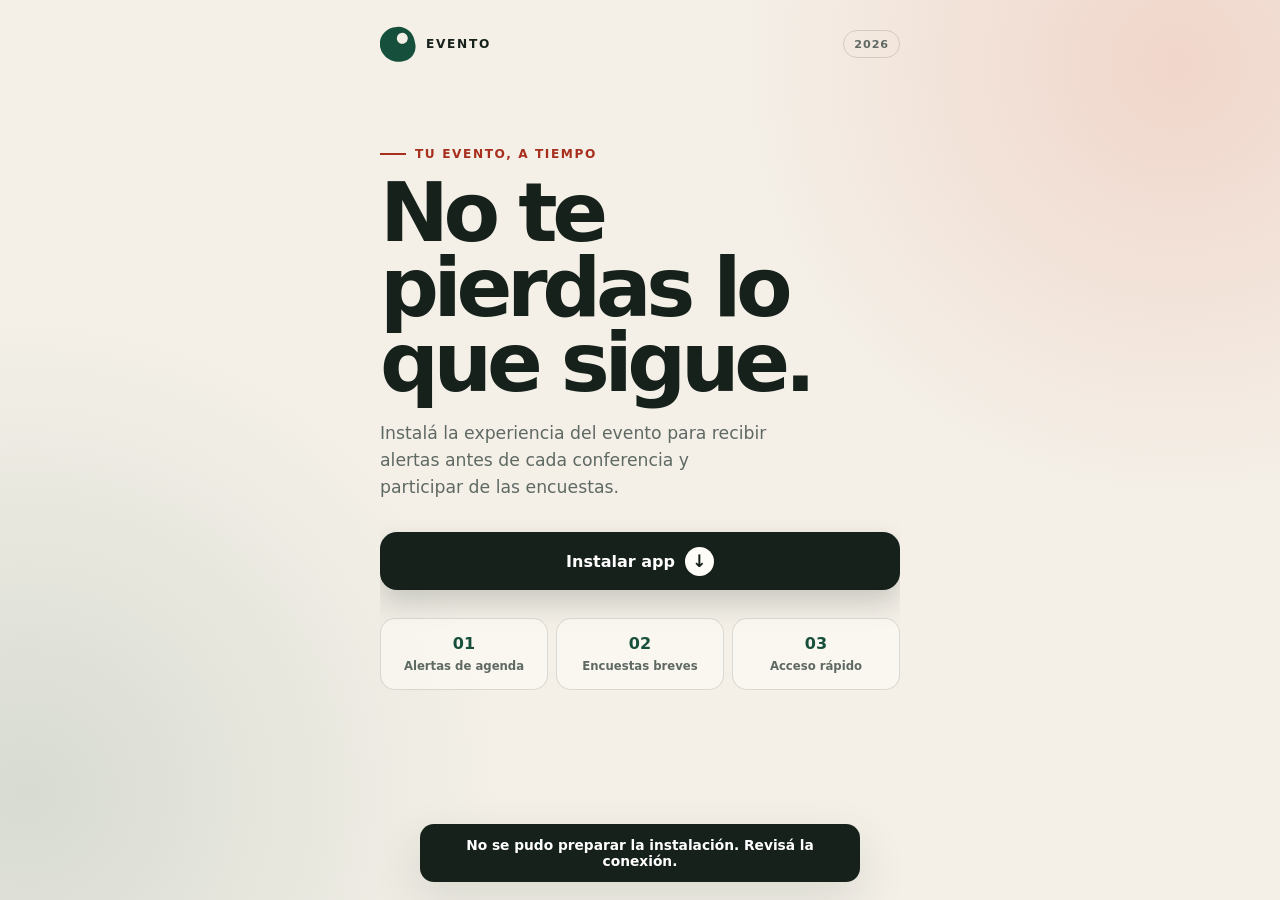
<file: index.html>
<!doctype html>
<html lang="es">
<head>
  <meta charset="utf-8">
  <meta name="viewport" content="width=device-width, initial-scale=1, viewport-fit=cover">
  <meta name="theme-color" content="#f4f0e8">
  <meta name="description" content="Alertas, agenda y encuestas del evento.">
  <title>Evento 2026</title>
  <link rel="manifest" href="./manifest.json">
  <link rel="apple-touch-icon" href="./icons/apple-touch-icon.png">
  <link rel="stylesheet" href="./app.css?v=5">
  <script src="https://cdn.onesignal.com/sdks/web/v16/OneSignalSDK.page.js" defer></script>
  <style>
    :root {
      color-scheme: light;
      --ink: #17211c;
      --muted: #5f6963;
      --paper: #f4f0e8;
      --card: #fffdf8;
      --accent: #df4d2f;
      --accent-dark: #a82e1d;
      --green: #164f3b;
      --green-soft: #dcebe2;
      --line: rgba(23, 33, 28, .14);
      --shadow: 0 18px 50px rgba(27, 38, 31, .12);
      --radius-lg: 30px;
      --radius-md: 20px;
      --safe-top: env(safe-area-inset-top, 0px);
      --safe-bottom: env(safe-area-inset-bottom, 0px);
    }

    * { box-sizing: border-box; }

    html { min-height: 100%; background: var(--paper); }

    body {
      min-height: 100vh;
      min-height: 100dvh;
      margin: 0;
      color: var(--ink);
      background:
        radial-gradient(circle at 92% 7%, rgba(223, 77, 47, .16), transparent 31%),
        radial-gradient(circle at 2% 88%, rgba(22, 79, 59, .13), transparent 32%),
        var(--paper);
      font-family: ui-rounded, "SF Pro Rounded", "Avenir Next", Avenir, system-ui, sans-serif;
      -webkit-font-smoothing: antialiased;
    }

    button, a { -webkit-tap-highlight-color: transparent; }

    button {
      font: inherit;
    }

    button:focus-visible, a:focus-visible, summary:focus-visible {
      outline: 3px solid rgba(223, 77, 47, .45);
      outline-offset: 4px;
    }

    .app-shell {
      position: relative;
      width: min(100%, 520px);
      min-height: 100vh;
      min-height: 100dvh;
      margin: 0 auto;
      padding: calc(22px + var(--safe-top)) 20px calc(24px + var(--safe-bottom));
      overflow: hidden;
    }

    .app-shell::before {
      content: "";
      position: absolute;
      z-index: -1;
      top: 84px;
      right: -76px;
      width: 190px;
      height: 190px;
      border: 1px solid rgba(23, 33, 28, .11);
      border-radius: 50%;
      box-shadow: 0 0 0 28px rgba(23, 33, 28, .025), 0 0 0 56px rgba(23, 33, 28, .018);
    }

    .topbar {
      display: flex;
      align-items: center;
      justify-content: space-between;
      min-height: 44px;
      margin-bottom: clamp(36px, 9vh, 82px);
    }

    .brand {
      display: inline-flex;
      align-items: center;
      gap: 11px;
      font-size: .76rem;
      font-weight: 800;
      letter-spacing: .14em;
      text-transform: uppercase;
    }

    .brand-mark {
      position: relative;
      width: 35px;
      height: 35px;
      border-radius: 50% 50% 44% 56%;
      background: var(--green);
      transform: rotate(-12deg);
    }

    .brand-mark::after {
      content: "";
      position: absolute;
      width: 11px;
      height: 11px;
      top: 7px;
      right: 6px;
      border-radius: 50%;
      background: var(--paper);
    }

    .edition {
      padding: 7px 10px 6px;
      border: 1px solid var(--line);
      border-radius: 999px;
      color: var(--muted);
      font-size: .7rem;
      font-weight: 750;
      letter-spacing: .08em;
    }

    .view[hidden] { display: none !important; }

    .eyebrow {
      display: flex;
      align-items: center;
      gap: 9px;
      margin: 0 0 14px;
      color: var(--accent-dark);
      font-size: .76rem;
      font-weight: 850;
      letter-spacing: .13em;
      text-transform: uppercase;
    }

    .eyebrow::before {
      content: "";
      width: 26px;
      height: 2px;
      background: currentColor;
    }

    h1, h2, p { margin-top: 0; }

    h1 {
      max-width: 450px;
      margin-bottom: 20px;
      font-size: clamp(3rem, 14vw, 5.15rem);
      line-height: .91;
      letter-spacing: -.065em;
      text-wrap: balance;
    }

    .intro {
      max-width: 390px;
      margin-bottom: 32px;
      color: var(--muted);
      font-size: 1.08rem;
      line-height: 1.55;
    }

    .primary-button, .secondary-button {
      display: inline-flex;
      align-items: center;
      justify-content: center;
      gap: 10px;
      width: 100%;
      min-height: 58px;
      padding: 14px 20px;
      border-radius: 17px;
      cursor: pointer;
      font-weight: 850;
      transition: transform .18s ease, box-shadow .18s ease, background .18s ease;
    }

    .primary-button {
      border: 0;
      color: #fff;
      background: var(--ink);
      box-shadow: 0 13px 28px rgba(23, 33, 28, .19);
    }

    .primary-button[hidden] { display: none; }

    .primary-button:hover { transform: translateY(-2px); box-shadow: 0 16px 32px rgba(23, 33, 28, .24); }
    .primary-button:active { transform: translateY(0); }
    .primary-button:disabled { cursor: not-allowed; opacity: .5; transform: none; box-shadow: none; }

    .button-icon {
      display: grid;
      width: 29px;
      height: 29px;
      place-items: center;
      border-radius: 50%;
      color: var(--ink);
      background: var(--card);
      font-size: 1.08rem;
      line-height: 1;
    }

    .installed-hint {
      display: grid;
      grid-template-columns: 48px 1fr;
      gap: 14px;
      align-items: center;
      width: 100%;
      padding: 17px;
      border: 1px solid rgba(22, 79, 59, .22);
      border-radius: 18px;
      background: rgba(220, 235, 226, .72);
      box-shadow: 0 14px 34px rgba(22, 79, 59, .09);
    }

    .installed-hint[hidden] { display: none; }

    .installed-hint__icon {
      display: grid;
      width: 48px;
      height: 48px;
      place-items: center;
      border-radius: 50%;
      color: #fff;
      background: var(--green);
      font-size: 1.25rem;
      font-weight: 900;
    }

    .installed-hint strong {
      display: block;
      margin-bottom: 3px;
      color: var(--green);
      font-size: .98rem;
    }

    .installed-hint p {
      margin: 0;
      color: var(--muted);
      font-size: .84rem;
      line-height: 1.4;
    }

    .benefits {
      display: grid;
      grid-template-columns: repeat(3, 1fr);
      gap: 8px;
      margin: 28px 0 0;
      padding: 0;
      list-style: none;
    }

    .benefits li {
      min-width: 0;
      padding: 15px 9px;
      border: 1px solid var(--line);
      border-radius: 15px;
      color: var(--muted);
      background: rgba(255, 253, 248, .5);
      font-size: .73rem;
      font-weight: 750;
      line-height: 1.25;
      text-align: center;
    }

    .benefits strong {
      display: block;
      margin-bottom: 5px;
      color: var(--green);
      font-size: 1rem;
    }

    .installed-header { margin-bottom: 28px; }

    .installed-header h1 {
      margin-bottom: 12px;
      font-size: clamp(2.65rem, 12vw, 4.4rem);
    }

    .date-line {
      color: var(--muted);
      font-size: .92rem;
      font-weight: 700;
    }

    .talk-card {
      position: relative;
      padding: 25px;
      border: 1px solid rgba(255, 255, 255, .22);
      border-radius: var(--radius-lg);
      color: #fff;
      background: var(--green);
      box-shadow: var(--shadow);
      overflow: hidden;
    }

    .talk-card::after {
      content: "";
      position: absolute;
      right: -42px;
      bottom: -58px;
      width: 160px;
      height: 160px;
      border: 22px solid rgba(255,255,255,.08);
      border-radius: 48% 52% 45% 55%;
      transform: rotate(24deg);
    }

    .talk-label {
      margin-bottom: 36px;
      color: rgba(255,255,255,.68);
      font-size: .72rem;
      font-weight: 850;
      letter-spacing: .13em;
      text-transform: uppercase;
    }

    .talk-time {
      display: block;
      margin-bottom: 5px;
      color: #f4b29f;
      font-size: 2.45rem;
      font-weight: 850;
      letter-spacing: -.04em;
    }

    .talk-title {
      position: relative;
      z-index: 1;
      margin-bottom: 7px;
      font-size: 1.5rem;
      line-height: 1.12;
    }

    .talk-room { margin: 0; color: rgba(255,255,255,.7); }

    .notification-card {
      display: grid;
      grid-template-columns: auto 1fr;
      gap: 16px;
      margin-top: 14px;
      padding: 20px;
      border: 1px solid var(--line);
      border-radius: var(--radius-md);
      background: var(--card);
      box-shadow: 0 10px 30px rgba(27, 38, 31, .07);
    }

    .bell {
      display: grid;
      width: 44px;
      height: 44px;
      place-items: center;
      border-radius: 15px;
      color: var(--green);
      background: var(--green-soft);
      font-size: 1.25rem;
    }

    .notification-copy h2 { margin: 2px 0 6px; font-size: 1.05rem; }
    .notification-copy p { margin-bottom: 15px; color: var(--muted); font-size: .87rem; line-height: 1.45; }

    .status-line {
      display: inline-flex;
      align-items: center;
      gap: 7px;
      margin-bottom: 15px;
      font-size: .78rem;
      font-weight: 800;
    }

    .status-dot { width: 8px; height: 8px; border-radius: 50%; background: #a4aaa6; }
    .status-line[data-state="granted"] .status-dot { background: #21a069; box-shadow: 0 0 0 4px rgba(33,160,105,.12); }
    .status-line[data-state="denied"] .status-dot,
    .status-line[data-state="error"] .status-dot { background: var(--accent); }
    .status-line[data-state="requesting"] .status-dot { background: #d6931f; animation: pulse 1s infinite alternate; }

    .notification-action {
      min-height: 44px;
      padding: 10px 16px;
      border: 0;
      border-radius: 13px;
      color: #fff;
      background: var(--accent);
      cursor: pointer;
      font-weight: 850;
    }

    .notification-action:hover { background: var(--accent-dark); }
    .notification-action:disabled { cursor: not-allowed; opacity: .48; }

    .phase-note {
      margin: 22px 2px 0;
      color: var(--muted);
      font-size: .78rem;
      line-height: 1.5;
      text-align: center;
    }

    dialog {
      width: min(calc(100% - 28px), 470px);
      margin: auto auto max(12px, var(--safe-bottom));
      padding: 0;
      border: 0;
      border-radius: 28px;
      color: var(--ink);
      background: var(--card);
      box-shadow: 0 25px 80px rgba(0,0,0,.3);
    }

    dialog::backdrop { background: rgba(10, 17, 13, .56); backdrop-filter: blur(5px); }

    .modal-body { padding: 28px 24px calc(24px + var(--safe-bottom)); }
    .modal-grabber { width: 42px; height: 5px; margin: -12px auto 24px; border-radius: 99px; background: var(--line); }
    .modal-body h2 { margin-bottom: 9px; font-size: 1.55rem; letter-spacing: -.03em; }
    .modal-body > p { color: var(--muted); line-height: 1.5; }

    .install-steps { display: grid; gap: 12px; margin: 22px 0 26px; padding: 0; list-style: none; counter-reset: install; }
    .install-steps li { display: grid; grid-template-columns: 34px 1fr; gap: 12px; align-items: center; line-height: 1.35; counter-increment: install; }
    .install-steps li::before { content: counter(install); display: grid; width: 34px; height: 34px; place-items: center; border-radius: 50%; color: #fff; background: var(--green); font-size: .8rem; font-weight: 850; }

    .secondary-button { border: 1px solid var(--line); color: var(--ink); background: transparent; }

    .debug-panel {
      margin-top: 26px;
      border: 1px dashed rgba(23,33,28,.35);
      border-radius: 16px;
      background: rgba(255,255,255,.58);
      font-family: ui-monospace, "SFMono-Regular", Consolas, monospace;
      font-size: 11px;
    }

    .debug-panel summary { padding: 13px 15px; cursor: pointer; font-weight: 800; }
    .debug-content { max-height: 48vh; padding: 0 15px 15px; overflow: auto; white-space: pre-wrap; overflow-wrap: anywhere; line-height: 1.55; }

    .toast {
      position: fixed;
      z-index: 10;
      left: 50%;
      bottom: calc(18px + var(--safe-bottom));
      width: min(calc(100% - 36px), 440px);
      padding: 13px 16px;
      border-radius: 14px;
      color: #fff;
      background: var(--ink);
      box-shadow: var(--shadow);
      font-size: .86rem;
      font-weight: 700;
      text-align: center;
      transform: translate(-50%, 18px);
      opacity: 0;
      pointer-events: none;
      transition: opacity .2s ease, transform .2s ease;
    }

    .toast.is-visible { transform: translate(-50%, 0); opacity: 1; }

    @keyframes pulse { to { opacity: .35; transform: scale(.8); } }
    @keyframes enter { from { opacity: 0; transform: translateY(14px); } to { opacity: 1; transform: translateY(0); } }

    .view:not([hidden]) > * { animation: enter .55s both cubic-bezier(.2,.7,.2,1); }
    .view:not([hidden]) > *:nth-child(2) { animation-delay: .06s; }
    .view:not([hidden]) > *:nth-child(3) { animation-delay: .12s; }
    .view:not([hidden]) > *:nth-child(4) { animation-delay: .18s; }

    @media (min-width: 680px) {
      .app-shell { padding-inline: 0; }
      dialog { margin-bottom: auto; }
    }

    @media (prefers-reduced-motion: reduce) {
      *, *::before, *::after { scroll-behavior: auto !important; animation-duration: .01ms !important; animation-iteration-count: 1 !important; transition-duration: .01ms !important; }
    }
  </style>
</head>
<body>
  <main class="app-shell">
    <header class="topbar">
      <div class="brand"><span class="brand-mark" aria-hidden="true"></span><span id="brandName">Evento</span></div>
      <span class="edition">2026</span>
    </header>

    <section id="browserView" class="view" aria-labelledby="welcomeTitle">
      <p class="eyebrow">Tu evento, a tiempo</p>
      <h1 id="welcomeTitle">No te pierdas lo que sigue.</h1>
      <p class="intro">Instalá la experiencia del evento para recibir alertas antes de cada conferencia y participar de las encuestas.</p>
      <button id="installButton" class="primary-button" type="button">
        <span>Instalar app</span>
        <span class="button-icon" aria-hidden="true">↓</span>
      </button>
      <div id="installedHint" class="installed-hint" role="status" hidden>
        <span class="installed-hint__icon" aria-hidden="true">✓</span>
        <div>
          <strong>La app ya está instalada</strong>
          <p>Ya podés cerrar esta página y abrir Evento desde el ícono de tu pantalla de inicio.</p>
        </div>
      </div>
      <ul class="benefits" aria-label="Beneficios">
        <li><strong>01</strong>Alertas de agenda</li>
        <li><strong>02</strong>Encuestas breves</li>
        <li><strong>03</strong>Acceso rápido</li>
      </ul>
    </section>

    <section id="installedView" class="view" aria-labelledby="homeTitle" hidden>
      <header class="installed-header">
        <p class="eyebrow">Todo listo</p>
        <h1 id="homeTitle">Tu próxima conferencia.</h1>
        <div class="date-line">Agenda de demostración · Hoy</div>
      </header>

      <article class="talk-card">
        <div class="talk-label">Próxima conferencia</div>
        <time class="talk-time" datetime="18:30">18:30</time>
        <h2 class="talk-title">IA aplicada</h2>
        <p class="talk-room">Sala Principal</p>
      </article>

      <section class="notification-card" aria-labelledby="notificationTitle">
        <div class="bell" aria-hidden="true">♢</div>
        <div class="notification-copy">
          <h2 id="notificationTitle">Notificaciones</h2>
          <div id="pushStatus" class="status-line" data-state="unknown" role="status" aria-live="polite">
            <span class="status-dot" aria-hidden="true"></span>
            <span id="pushStatusLabel">Comprobando estado…</span>
          </div>
          <p id="pushHelp">Activá las alertas para enterarte antes de que comience cada charla.</p>
          <button id="notificationButton" class="notification-action" type="button" disabled>Activar notificaciones</button>
        </div>
      </section>

      <section class="home-actions" aria-label="Explorar el evento">
        <a class="home-action home-action--wide" href="./programa.html">
          <span class="home-action__number">01</span>
          <span><strong>Programa científico</strong><small>Horarios, salas y actividades</small></span>
          <span class="home-action__arrow" aria-hidden="true">→</span>
        </a>
        <a class="home-action" href="./speakers.html">
          <span class="home-action__number">02</span>
          <span><strong>Speakers</strong><small>Conocé a los invitados</small></span>
        </a>
        <a class="home-action" href="./mas.html">
          <span class="home-action__number">03</span>
          <span><strong>Más información</strong><small>Sede, sponsors y contacto</small></span>
        </a>
      </section>

      <p class="phase-note">Primera etapa · Instalación y notificaciones de prueba</p>
    </section>

    <details id="debugPanel" class="debug-panel" hidden>
      <summary>Debug del dispositivo</summary>
      <div id="debugContent" class="debug-content" data-selectable>Cargando…</div>
    </details>

    <nav id="appNav" class="app-nav" aria-label="Navegación principal" hidden>
      <a class="app-nav__item is-active" href="./index.html" aria-current="page"><span class="app-nav__icon" aria-hidden="true">⌂</span><span>Inicio</span></a>
      <a class="app-nav__item" href="./programa.html"><span class="app-nav__icon" aria-hidden="true">▤</span><span>Programa</span></a>
      <a class="app-nav__item" href="./speakers.html"><span class="app-nav__icon" aria-hidden="true">◎</span><span>Speakers</span></a>
      <a class="app-nav__item" href="./mas.html"><span class="app-nav__icon" aria-hidden="true">•••</span><span>Más</span></a>
    </nav>
  </main>

  <dialog id="installDialog" aria-labelledby="installDialogTitle">
    <div class="modal-body">
      <div class="modal-grabber" aria-hidden="true"></div>
      <h2 id="installDialogTitle">Instalar la aplicación</h2>
      <p id="installDialogIntro">Seguí estos pasos desde el navegador.</p>
      <ol id="installSteps" class="install-steps"></ol>
      <button id="closeInstallDialog" class="secondary-button" type="button">Entendido</button>
    </div>
  </dialog>

  <div id="toast" class="toast" role="status" aria-live="polite"></div>

  <script>
    const APP_CONFIG = Object.freeze({
      eventName: "Evento 2026",
      shortName: "Evento",
      oneSignalAppId: "f72f0f39-bdfb-4252-a101-9b6f40acf7a4",
      debug: new URLSearchParams(location.search).get("debug") === "1"
    });

    const INSTALL_MEMORY_KEY = "evento-pwa-installed";

    const state = {
      deferredInstallPrompt: null,
      oneSignal: null,
      oneSignalInitialized: false,
      oneSignalError: null,
      pwaRegistration: null,
      pushState: "unknown"
    };

    const ui = {
      browserView: document.querySelector("#browserView"),
      installedView: document.querySelector("#installedView"),
      installButton: document.querySelector("#installButton"),
      installedHint: document.querySelector("#installedHint"),
      installDialog: document.querySelector("#installDialog"),
      installDialogTitle: document.querySelector("#installDialogTitle"),
      installDialogIntro: document.querySelector("#installDialogIntro"),
      installSteps: document.querySelector("#installSteps"),
      closeInstallDialog: document.querySelector("#closeInstallDialog"),
      notificationButton: document.querySelector("#notificationButton"),
      pushStatus: document.querySelector("#pushStatus"),
      pushStatusLabel: document.querySelector("#pushStatusLabel"),
      pushHelp: document.querySelector("#pushHelp"),
      debugPanel: document.querySelector("#debugPanel"),
      debugContent: document.querySelector("#debugContent"),
      toast: document.querySelector("#toast")
    };

    const log = (scope, ...args) => console.log(`[${scope}]`, ...args);
    const warn = (scope, ...args) => console.warn(`[${scope}]`, ...args);
    const isIOS = () => /iPad|iPhone|iPod/.test(navigator.userAgent) || (navigator.platform === "MacIntel" && navigator.maxTouchPoints > 1);
    const isAndroid = () => /Android/i.test(navigator.userAgent);
    const nativeInteractionExceptions = "input, textarea, [contenteditable='true'], [data-selectable], a[href^='tel:'], a[href^='mailto:']";

    function getBasePath() {
      return new URL(".", location.href).pathname;
    }

    function isRunningStandalone() {
      const debugStandalone = APP_CONFIG.debug && new URLSearchParams(location.search).get("standalone") === "1";
      return debugStandalone || window.matchMedia("(display-mode: standalone)").matches || window.navigator.standalone === true;
    }

    function isOneSignalConfigured() {
      return /^[0-9a-f]{8}-[0-9a-f]{4}-[1-5][0-9a-f]{3}-[89ab][0-9a-f]{3}-[0-9a-f]{12}$/i.test(APP_CONFIG.oneSignalAppId);
    }

    function rememberInstallation(installed = true) {
      try {
        if (installed) localStorage.setItem(INSTALL_MEMORY_KEY, "1");
        else localStorage.removeItem(INSTALL_MEMORY_KEY);
      } catch {
        // El almacenamiento puede estar bloqueado en navegación privada.
      }
    }

    function wasInstallationRemembered() {
      try {
        return localStorage.getItem(INSTALL_MEMORY_KEY) === "1";
      } catch {
        return false;
      }
    }

    function renderInstallationNotice(installed) {
      if (isRunningStandalone()) return;
      ui.installButton.hidden = installed;
      ui.installedHint.hidden = !installed;
    }

    async function updateInstallationNotice() {
      if (isRunningStandalone()) {
        rememberInstallation();
        return;
      }

      let installed = wasInstallationRemembered();
      if ("getInstalledRelatedApps" in navigator) {
        try {
          const relatedApps = await navigator.getInstalledRelatedApps();
          if (relatedApps.length > 0) {
            installed = true;
            rememberInstallation();
          }
        } catch (error) {
          warn("INSTALL", "No se pudo consultar la instalación", error);
        }
      }

      renderInstallationNotice(installed);
    }

    function renderAppMode() {
      const standalone = isRunningStandalone();
      ui.browserView.hidden = standalone;
      ui.installedView.hidden = !standalone;
      document.querySelector("#appNav").hidden = !standalone;
      document.body.classList.toggle("has-app-nav", standalone);
      log("PWA", standalone ? "Ejecutando en modo standalone" : "Ejecutando en navegador");
      if (standalone) {
        rememberInstallation();
        initializeOneSignal();
      }
      updateDebugPanel();
    }

    function showToast(message) {
      ui.toast.textContent = message;
      ui.toast.classList.add("is-visible");
      clearTimeout(showToast.timeout);
      showToast.timeout = setTimeout(() => ui.toast.classList.remove("is-visible"), 3500);
    }

    function openInstallInstructions(kind) {
      const iosSteps = [
        "Tocá el botón Compartir del navegador.",
        "Elegí “Agregar a pantalla de inicio”.",
        "Confirmá tocando “Agregar”.",
        "Abrí la aplicación desde el nuevo icono."
      ];
      const genericSteps = [
        "Abrí el menú principal del navegador.",
        "Buscá “Instalar app” o “Agregar a pantalla principal”.",
        "Confirmá la instalación.",
        "Abrí la aplicación desde el nuevo icono."
      ];
      const ios = kind === "ios";
      ui.installDialogTitle.textContent = ios ? "Instalar en iPhone" : "Instalar la aplicación";
      ui.installDialogIntro.textContent = ios ? "Apple requiere una instalación manual. Es rápido:" : "La opción puede cambiar de nombre según el navegador:";
      ui.installSteps.replaceChildren(...(ios ? iosSteps : genericSteps).map(text => {
        const item = document.createElement("li");
        item.textContent = text;
        return item;
      }));
      ui.installDialog.showModal();
    }

    async function handleInstallClick() {
      log("INSTALL", "Botón de instalación activado");
      if (isIOS()) {
        openInstallInstructions("ios");
        return;
      }
      if (!state.deferredInstallPrompt) {
        openInstallInstructions("generic");
        return;
      }
      try {
        state.deferredInstallPrompt.prompt();
        const choice = await state.deferredInstallPrompt.userChoice;
        log("INSTALL", "Resultado del prompt:", choice.outcome);
        state.deferredInstallPrompt = null;
        if (choice.outcome === "accepted") showToast("Instalación aceptada. Abrí la app desde su icono.");
      } catch (error) {
        warn("INSTALL", "No se pudo abrir el prompt", error);
        openInstallInstructions("generic");
      }
      updateDebugPanel();
    }

    async function registerPwaServiceWorker() {
      if (!("serviceWorker" in navigator)) {
        warn("PWA", "Service Worker no soportado");
        updateDebugPanel();
        return;
      }
      try {
        state.pwaRegistration = await navigator.serviceWorker.register("./pwa-sw.js", { scope: "./" });
        log("PWA", "Service Worker registrado", state.pwaRegistration.scope);
      } catch (error) {
        warn("PWA", "Falló el registro del Service Worker", error);
        showToast("No se pudo preparar la instalación. Revisá la conexión.");
      }
      updateDebugPanel();
    }

    function setPushState(nextState, message, help) {
      state.pushState = nextState;
      ui.pushStatus.dataset.state = nextState;
      ui.pushStatusLabel.textContent = message;
      ui.pushHelp.textContent = help;

      const button = ui.notificationButton;
      button.hidden = nextState === "granted";
      button.disabled = ["requesting", "unsupported"].includes(nextState) || !state.oneSignalInitialized;
      button.textContent = nextState === "requesting" ? "Solicitando permiso…" : "Activar notificaciones";
      updateDebugPanel();
    }

    function refreshPushState() {
      if (!("Notification" in window) || !("serviceWorker" in navigator) || !("PushManager" in window)) {
        setPushState("unsupported", "No disponible", "Este navegador o dispositivo no admite notificaciones web.");
        return;
      }

      if (Notification.permission === "denied") {
        setPushState("denied", "Notificaciones bloqueadas", "Habilitalas desde la configuración del dispositivo o navegador.");
        return;
      }

      if (!isOneSignalConfigured()) {
        setPushState("error", "Configuración pendiente", "Falta agregar el App ID de OneSignal antes de hacer la prueba.");
        return;
      }

      if (!state.oneSignalInitialized || !state.oneSignal) {
        setPushState("unknown", "Preparando notificaciones…", "Estamos comprobando la compatibilidad del dispositivo.");
        return;
      }

      const optedIn = Boolean(state.oneSignal.User.PushSubscription.optedIn);
      if (Notification.permission === "granted" && optedIn) {
        setPushState("granted", "Notificaciones activadas ✓", "El dispositivo ya está listo para recibir alertas del evento.");
      } else {
        setPushState("default", "Notificaciones desactivadas", "Activá las alertas para enterarte antes de que comience cada charla.");
      }
    }

    async function initializeOneSignal() {
      if (state.oneSignalInitialized || state.oneSignal || state.oneSignalError) return;
      if (!isOneSignalConfigured()) {
        warn("ONESIGNAL", "Reemplazá APP_CONFIG.oneSignalAppId para inicializar el SDK");
        refreshPushState();
        return;
      }

      window.OneSignalDeferred = window.OneSignalDeferred || [];
      window.OneSignalDeferred.push(async function (OneSignal) {
        try {
          const basePath = getBasePath();
          const workerPath = `${basePath.replace(/^\//, "")}push/onesignal/OneSignalSDKWorker.js`;
          const workerScope = `${basePath}push/onesignal/`;
          log("ONESIGNAL", "Inicializando", { workerPath, workerScope });
          await OneSignal.init({
            appId: APP_CONFIG.oneSignalAppId,
            serviceWorkerPath: workerPath,
            serviceWorkerParam: { scope: workerScope },
            allowLocalhostAsSecureOrigin: true
          });
          state.oneSignal = OneSignal;
          state.oneSignalInitialized = true;

          // Evita que los pushes sin Launch URL explícita abran la raíz del
          // dominio de GitHub Pages en lugar de este sitio de proyecto.
          OneSignal.Notifications.setDefaultUrl(new URL(".", location.href).href);

          OneSignal.Notifications.addEventListener("permissionChange", permission => {
            log("PUSH", "Cambio de permiso", permission);
            refreshPushState();
          });
          OneSignal.User.PushSubscription.addEventListener("change", event => {
            log("PUSH", "Cambio de suscripción", event.current);
            refreshPushState();
          });
          OneSignal.Notifications.addEventListener("click", event => log("PUSH", "Notificación abierta", event));
          log("ONESIGNAL", "SDK inicializado correctamente");
          refreshPushState();
        } catch (error) {
          state.oneSignalError = error;
          warn("ONESIGNAL", "Falló la inicialización", error);
          setPushState("error", "No pudimos preparar las alertas", "Revisá la conexión o abrí el panel de debug para más información.");
        }
      });
    }

    async function requestNotifications() {
      if (!state.oneSignalInitialized || !state.oneSignal) {
        refreshPushState();
        return;
      }
      if (Notification.permission === "denied") {
        refreshPushState();
        return;
      }

      setPushState("requesting", "Esperando tu confirmación…", "Aceptá el permiso en el mensaje del sistema.");
      try {
        if (!state.oneSignal.Notifications.isPushSupported()) {
          setPushState("unsupported", "No disponible", "Este navegador no admite Web Push.");
          return;
        }
        await state.oneSignal.Notifications.requestPermission();
        if (Notification.permission === "granted" && !state.oneSignal.User.PushSubscription.optedIn) {
          await state.oneSignal.User.PushSubscription.optIn();
        }
        log("PUSH", "Solicitud terminada", Notification.permission);
        refreshPushState();
      } catch (error) {
        warn("PUSH", "Falló la solicitud de permiso", error);
        setPushState("error", "No se pudo activar", "Volvé a intentarlo o revisá los permisos del dispositivo.");
      }
    }

    async function updateDebugPanel() {
      if (!APP_CONFIG.debug) return;
      ui.debugPanel.hidden = false;
      let registrations = [];
      if ("serviceWorker" in navigator) {
        try { registrations = await navigator.serviceWorker.getRegistrations(); } catch (error) { warn("DEBUG", error); }
      }
      const subscription = state.oneSignal?.User?.PushSubscription;
      const params = Object.fromEntries(new URLSearchParams(location.search));
      const debug = {
        Platform: {
          userAgent: navigator.userAgent,
          iOS: isIOS(),
          Android: isAndroid()
        },
        PWA: {
          debugStandaloneSimulation: APP_CONFIG.debug && new URLSearchParams(location.search).get("standalone") === "1",
          displayModeStandalone: window.matchMedia("(display-mode: standalone)").matches,
          navigatorStandalone: navigator.standalone ?? "n/a",
          beforeInstallPromptAvailable: Boolean(state.deferredInstallPrompt)
        },
        Browser: {
          serviceWorkerSupport: "serviceWorker" in navigator,
          notificationApiSupport: "Notification" in window,
          pushApiSupport: "PushManager" in window
        },
        Notifications: {
          uiState: state.pushState,
          permission: "Notification" in window ? Notification.permission : "unsupported",
          oneSignalConfigured: isOneSignalConfigured(),
          oneSignalInitialized: state.oneSignalInitialized,
          subscriptionId: subscription?.id ?? null,
          optedIn: subscription?.optedIn ?? null,
          error: state.oneSignalError?.message ?? null
        },
        ServiceWorkers: registrations.map(reg => ({
          scope: reg.scope,
          active: reg.active?.scriptURL ?? null,
          state: reg.active?.state ?? null
        })),
        URL: {
          current: location.href,
          basePath: getBasePath(),
          query: params,
          hash: location.hash
        }
      };
      ui.debugContent.textContent = JSON.stringify(debug, null, 2);
    }

    document.title = APP_CONFIG.eventName;
    document.querySelector("#brandName").textContent = APP_CONFIG.shortName;
    ui.installButton.addEventListener("click", handleInstallClick);
    ui.notificationButton.addEventListener("click", requestNotifications);
    ui.closeInstallDialog.addEventListener("click", () => ui.installDialog.close());
    ui.installDialog.addEventListener("click", event => {
      if (event.target === ui.installDialog) ui.installDialog.close();
    });

    const shouldKeepNativeInteraction = target => target instanceof Element
      && Boolean(target.closest(nativeInteractionExceptions));

    ["contextmenu", "selectstart", "dragstart"].forEach(eventName => {
      document.addEventListener(eventName, event => {
        if (!shouldKeepNativeInteraction(event.target)) event.preventDefault();
      }, { capture: true });
    });

    window.addEventListener("beforeinstallprompt", event => {
      event.preventDefault();
      state.deferredInstallPrompt = event;
      rememberInstallation(false);
      renderInstallationNotice(false);
      log("INSTALL", "beforeinstallprompt disponible");
      updateDebugPanel();
    });

    window.addEventListener("appinstalled", () => {
      state.deferredInstallPrompt = null;
      rememberInstallation();
      renderInstallationNotice(true);
      log("INSTALL", "PWA instalada");
      showToast("Aplicación instalada. Abrila desde su icono.");
      updateDebugPanel();
    });

    window.matchMedia("(display-mode: standalone)").addEventListener?.("change", renderAppMode);
    document.addEventListener("visibilitychange", () => {
      if (document.visibilityState === "visible") {
        renderAppMode();
        updateInstallationNotice();
        refreshPushState();
      }
    });

    renderAppMode();
    updateInstallationNotice();
    registerPwaServiceWorker();
    if (isRunningStandalone()) refreshPushState();
  </script>
</body>
</html>
</file>
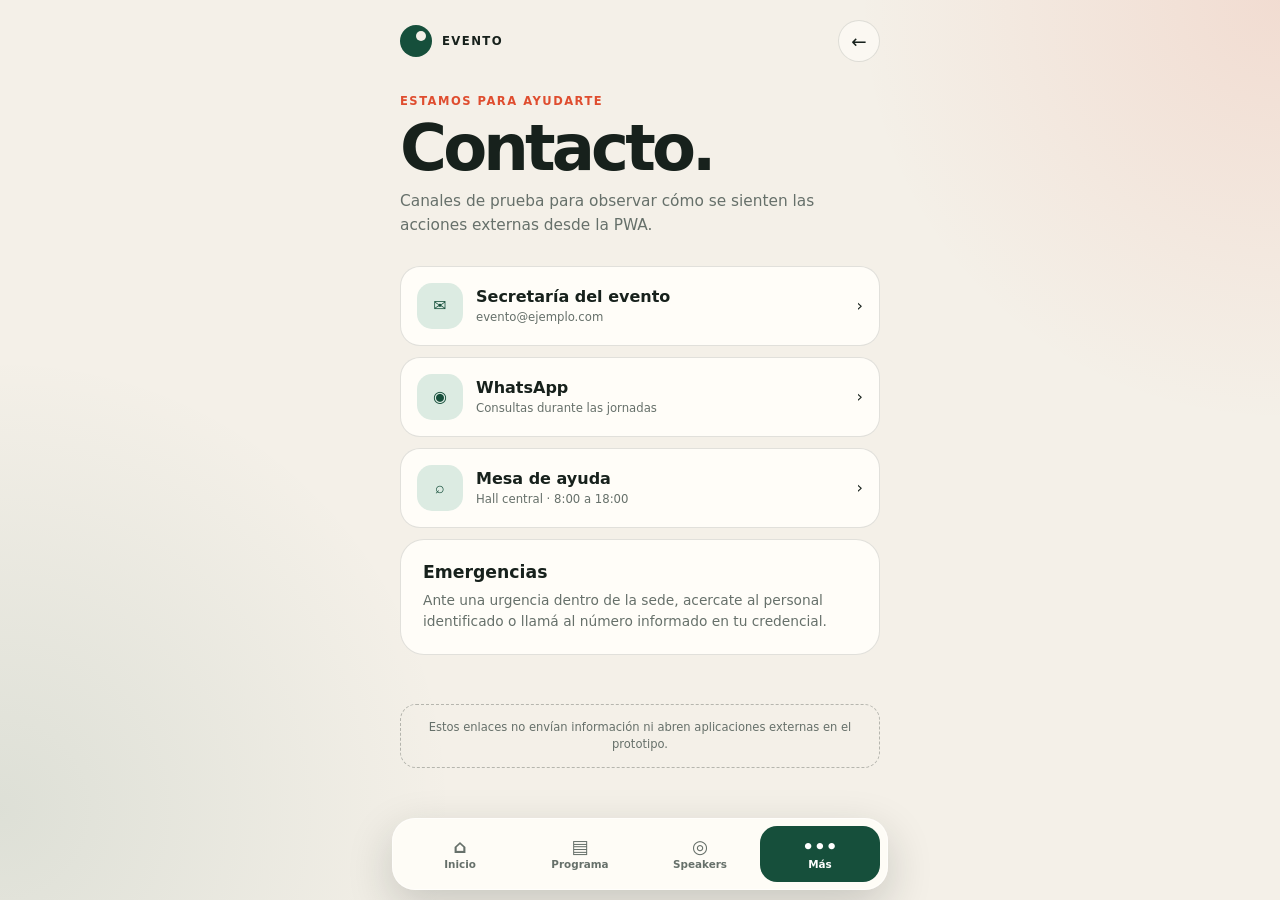
<file: contacto.html>
<!doctype html><html lang="es"><head><meta charset="utf-8"><meta name="viewport" content="width=device-width,initial-scale=1,viewport-fit=cover"><meta name="theme-color" content="#f4f0e8"><title>Contacto · Evento 2026</title><link rel="manifest" href="./manifest.json"><link rel="apple-touch-icon" href="./icons/apple-touch-icon.png"><link rel="stylesheet" href="./app.css?v=5"></head>
<body class="page-body" data-page="mas"><main class="page-shell"><header class="page-topbar"><a class="page-brand" href="./index.html"><span class="page-brand__mark"></span>Evento</a><a class="page-back" href="./mas.html" data-back aria-label="Volver">←</a></header><header class="page-header"><p class="page-kicker">Estamos para ayudarte</p><h1 class="page-title">Contacto.</h1><p class="page-lead">Canales de prueba para observar cómo se sienten las acciones externas desde la PWA.</p></header><section class="page-content contact-actions">
  <a class="contact-action" href="#" data-prototype-action><span class="contact-action__icon">✉</span><span><strong>Secretaría del evento</strong><small data-selectable>evento@ejemplo.com</small></span><span>›</span></a>
  <a class="contact-action" href="#" data-prototype-action><span class="contact-action__icon">◉</span><span><strong>WhatsApp</strong><small>Consultas durante las jornadas</small></span><span>›</span></a>
  <a class="contact-action" href="#" data-prototype-action><span class="contact-action__icon">⌕</span><span><strong>Mesa de ayuda</strong><small>Hall central · 8:00 a 18:00</small></span><span>›</span></a>
  <article class="info-card"><h2>Emergencias</h2><p>Ante una urgencia dentro de la sede, acercate al personal identificado o llamá al número informado en tu credencial.</p></article>
  <p class="prototype-note">Estos enlaces no envían información ni abren aplicaciones externas en el prototipo.</p>
</section></main><nav class="app-nav" aria-label="Navegación principal"><a class="app-nav__item" data-page="inicio" href="./index.html"><span class="app-nav__icon">⌂</span><span>Inicio</span></a><a class="app-nav__item" data-page="programa" href="./programa.html"><span class="app-nav__icon">▤</span><span>Programa</span></a><a class="app-nav__item" data-page="speakers" href="./speakers.html"><span class="app-nav__icon">◎</span><span>Speakers</span></a><a class="app-nav__item" data-page="mas" href="./mas.html"><span class="app-nav__icon">•••</span><span>Más</span></a></nav><script src="./app.js?v=5"></script></body></html>
</file>
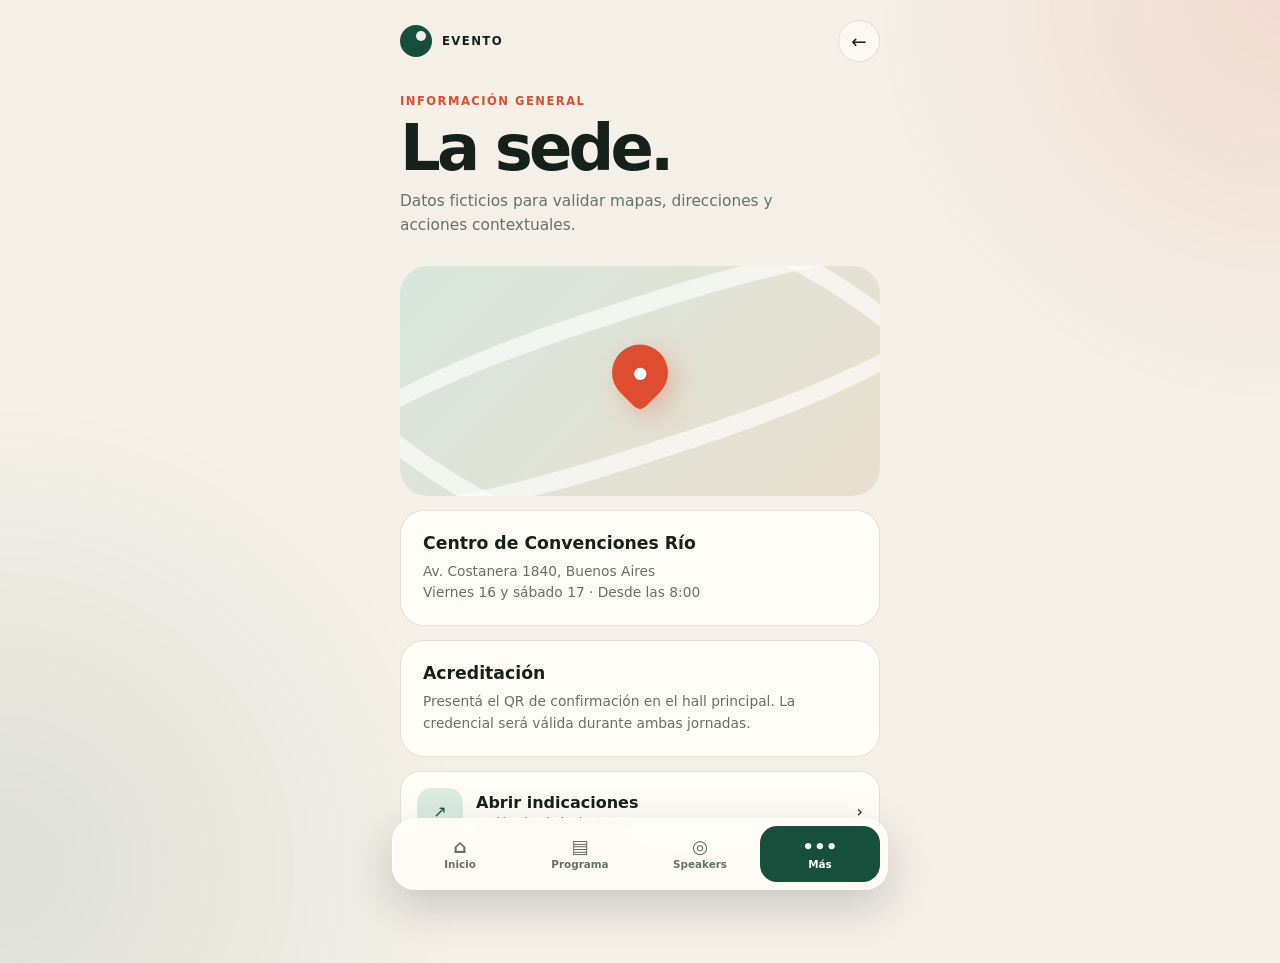
<file: info.html>
<!doctype html><html lang="es"><head><meta charset="utf-8"><meta name="viewport" content="width=device-width,initial-scale=1,viewport-fit=cover"><meta name="theme-color" content="#f4f0e8"><title>Sede · Evento 2026</title><link rel="manifest" href="./manifest.json"><link rel="apple-touch-icon" href="./icons/apple-touch-icon.png"><link rel="stylesheet" href="./app.css?v=5"></head>
<body class="page-body" data-page="mas"><main class="page-shell"><header class="page-topbar"><a class="page-brand" href="./index.html"><span class="page-brand__mark"></span>Evento</a><a class="page-back" href="./mas.html" data-back aria-label="Volver">←</a></header><header class="page-header"><p class="page-kicker">Información general</p><h1 class="page-title">La sede.</h1><p class="page-lead">Datos ficticios para validar mapas, direcciones y acciones contextuales.</p></header><section class="page-content">
  <div class="map-placeholder" aria-label="Mapa ilustrativo"><span class="map-pin"><span>●</span></span></div>
  <article class="info-card"><h2>Centro de Convenciones Río</h2><p>Av. Costanera 1840, Buenos Aires<br>Viernes 16 y sábado 17 · Desde las 8:00</p></article>
  <article class="info-card"><h2>Acreditación</h2><p>Presentá el QR de confirmación en el hall principal. La credencial será válida durante ambas jornadas.</p></article>
  <a class="contact-action" href="#" data-prototype-action><span class="contact-action__icon">↗</span><span><strong>Abrir indicaciones</strong><small>Acción simulada de mapas</small></span><span>›</span></a>
</section></main><nav class="app-nav" aria-label="Navegación principal"><a class="app-nav__item" data-page="inicio" href="./index.html"><span class="app-nav__icon">⌂</span><span>Inicio</span></a><a class="app-nav__item" data-page="programa" href="./programa.html"><span class="app-nav__icon">▤</span><span>Programa</span></a><a class="app-nav__item" data-page="speakers" href="./speakers.html"><span class="app-nav__icon">◎</span><span>Speakers</span></a><a class="app-nav__item" data-page="mas" href="./mas.html"><span class="app-nav__icon">•••</span><span>Más</span></a></nav><script src="./app.js?v=5"></script></body></html>
</file>
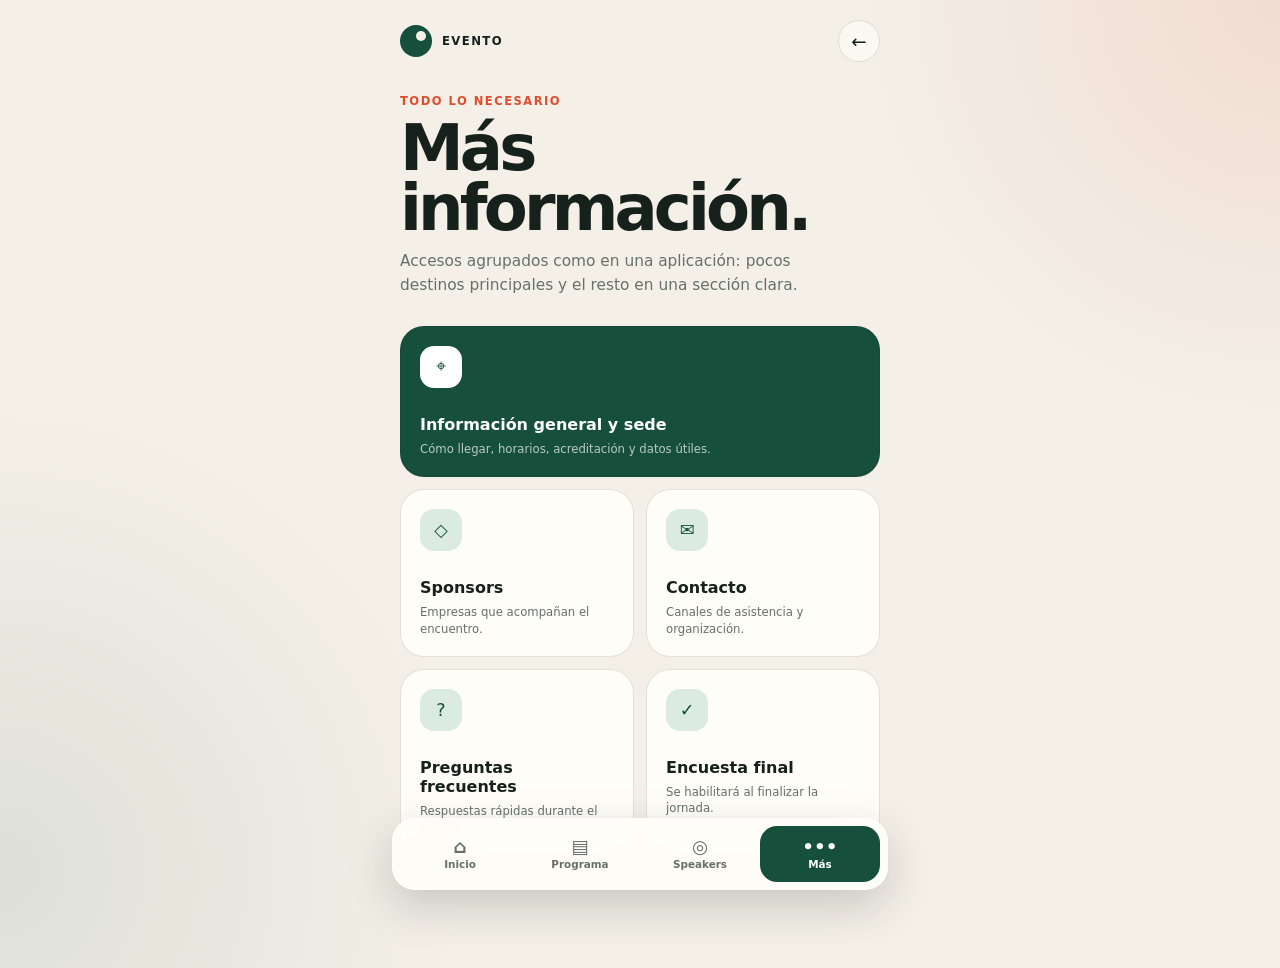
<file: mas.html>
<!doctype html><html lang="es"><head><meta charset="utf-8"><meta name="viewport" content="width=device-width,initial-scale=1,viewport-fit=cover"><meta name="theme-color" content="#f4f0e8"><title>Más · Evento 2026</title><link rel="manifest" href="./manifest.json"><link rel="apple-touch-icon" href="./icons/apple-touch-icon.png"><link rel="stylesheet" href="./app.css?v=5"></head>
<body class="page-body" data-page="mas"><main class="page-shell"><header class="page-topbar"><a class="page-brand" href="./index.html"><span class="page-brand__mark"></span>Evento</a><a class="page-back" href="./index.html" data-back aria-label="Volver">←</a></header><header class="page-header"><p class="page-kicker">Todo lo necesario</p><h1 class="page-title">Más información.</h1><p class="page-lead">Accesos agrupados como en una aplicación: pocos destinos principales y el resto en una sección clara.</p></header><section class="page-content more-grid">
  <a class="more-card more-card--wide" href="./info.html"><span class="more-card__icon">⌖</span><h2>Información general y sede</h2><p>Cómo llegar, horarios, acreditación y datos útiles.</p></a>
  <a class="more-card" href="./sponsors.html"><span class="more-card__icon">◇</span><h2>Sponsors</h2><p>Empresas que acompañan el encuentro.</p></a>
  <a class="more-card" href="./contacto.html"><span class="more-card__icon">✉</span><h2>Contacto</h2><p>Canales de asistencia y organización.</p></a>
  <a class="more-card" href="#" data-prototype-action><span class="more-card__icon">?</span><h2>Preguntas frecuentes</h2><p>Respuestas rápidas durante el evento.</p></a>
  <a class="more-card" href="#" data-prototype-action><span class="more-card__icon">✓</span><h2>Encuesta final</h2><p>Se habilitará al finalizar la jornada.</p></a>
</section></main><nav class="app-nav" aria-label="Navegación principal"><a class="app-nav__item" data-page="inicio" href="./index.html"><span class="app-nav__icon">⌂</span><span>Inicio</span></a><a class="app-nav__item" data-page="programa" href="./programa.html"><span class="app-nav__icon">▤</span><span>Programa</span></a><a class="app-nav__item" data-page="speakers" href="./speakers.html"><span class="app-nav__icon">◎</span><span>Speakers</span></a><a class="app-nav__item" data-page="mas" href="./mas.html"><span class="app-nav__icon">•••</span><span>Más</span></a></nav><script src="./app.js?v=5"></script></body></html>
</file>
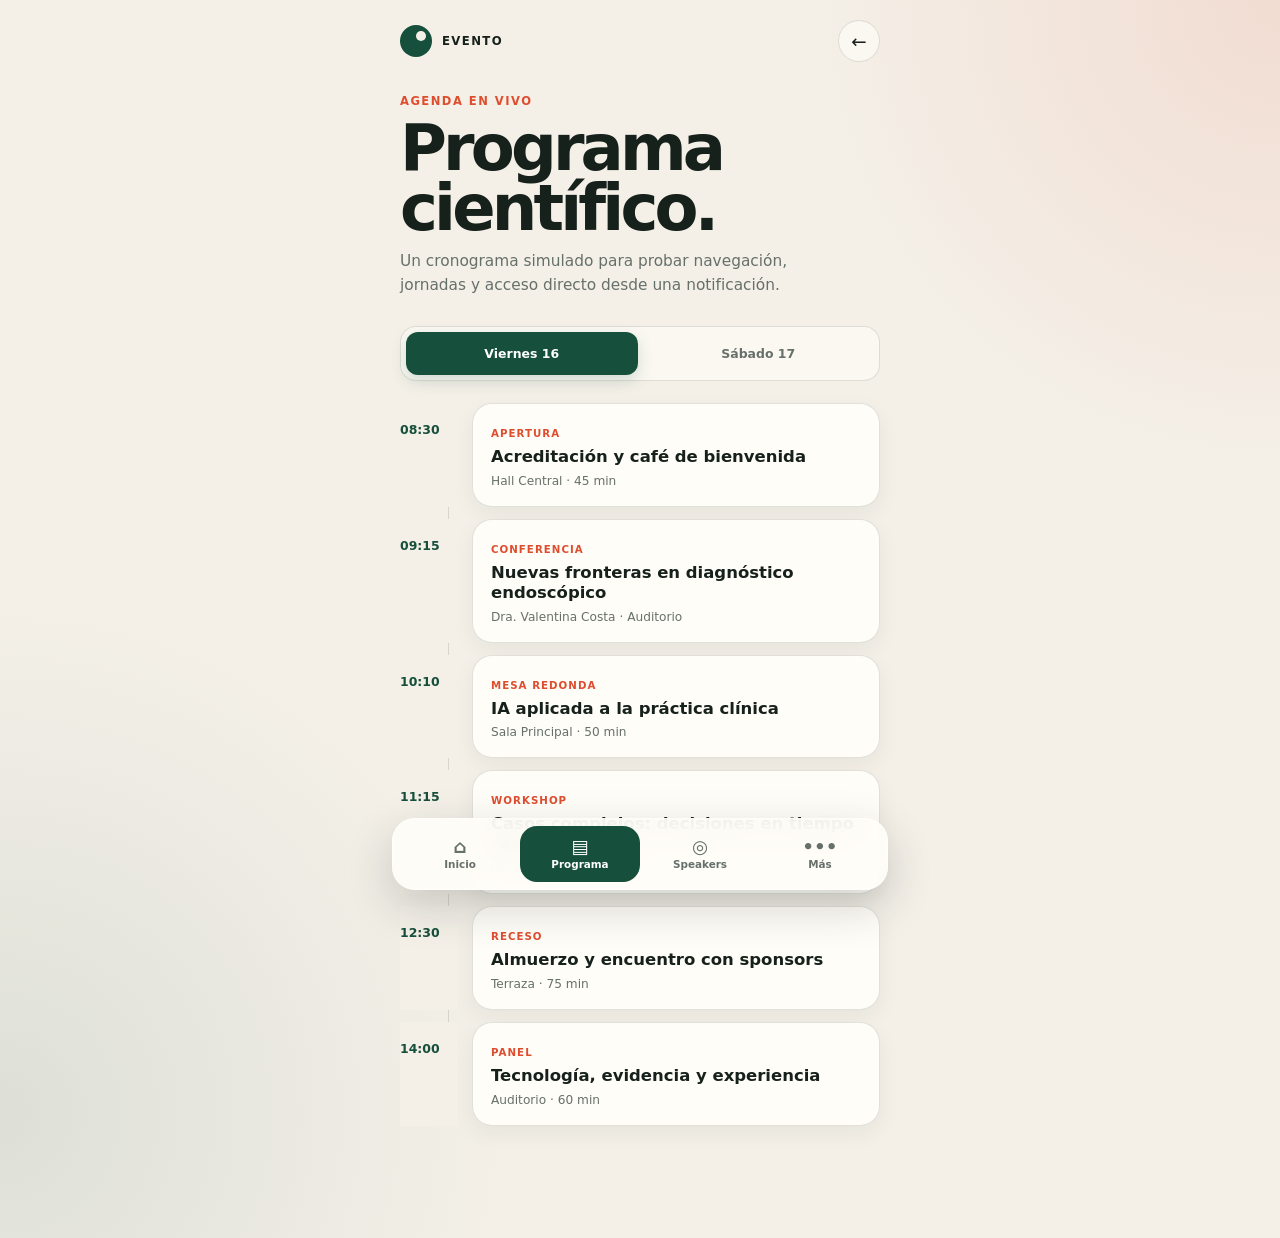
<file: programa.html>
<!doctype html><html lang="es"><head><meta charset="utf-8"><meta name="viewport" content="width=device-width,initial-scale=1,viewport-fit=cover"><meta name="theme-color" content="#f4f0e8"><title>Programa · Evento 2026</title><link rel="manifest" href="./manifest.json"><link rel="apple-touch-icon" href="./icons/apple-touch-icon.png"><link rel="stylesheet" href="./app.css?v=5"></head>
<body class="page-body" data-page="programa"><main class="page-shell">
  <header class="page-topbar"><a class="page-brand" href="./index.html"><span class="page-brand__mark"></span>Evento</a><a class="page-back" href="./index.html" data-back aria-label="Volver">←</a></header>
  <header class="page-header"><p class="page-kicker">Agenda en vivo</p><h1 class="page-title">Programa científico.</h1><p class="page-lead">Un cronograma simulado para probar navegación, jornadas y acceso directo desde una notificación.</p></header>
  <section class="page-content">
    <div class="segmented" role="tablist" aria-label="Seleccionar jornada"><button class="is-active" type="button" role="tab" aria-selected="true" data-day="dia-1">Viernes 16</button><button type="button" role="tab" aria-selected="false" data-day="dia-2">Sábado 17</button></div>
    <div class="day-panel" data-day-panel="dia-1">
      <div class="timeline">
        <article class="talk" id="talk-1"><time class="talk__time">08:30</time><div class="talk__card"><span class="talk__type">Apertura</span><h2 class="talk__title">Acreditación y café de bienvenida</h2><p class="talk__meta">Hall Central · 45 min</p></div></article>
        <article class="talk" id="talk-2"><time class="talk__time">09:15</time><div class="talk__card"><span class="talk__type">Conferencia</span><h2 class="talk__title">Nuevas fronteras en diagnóstico endoscópico</h2><p class="talk__meta">Dra. Valentina Costa · Auditorio</p></div></article>
        <article class="talk" id="talk-3"><time class="talk__time">10:10</time><div class="talk__card"><span class="talk__type">Mesa redonda</span><h2 class="talk__title">IA aplicada a la práctica clínica</h2><p class="talk__meta">Sala Principal · 50 min</p></div></article>
        <article class="talk" id="talk-4"><time class="talk__time">11:15</time><div class="talk__card"><span class="talk__type">Workshop</span><h2 class="talk__title">Casos complejos: decisiones en tiempo real</h2><p class="talk__meta">Dr. Tomás Ibarra · Sala B</p></div></article>
        <article class="talk" id="talk-5"><time class="talk__time">12:30</time><div class="talk__card"><span class="talk__type">Receso</span><h2 class="talk__title">Almuerzo y encuentro con sponsors</h2><p class="talk__meta">Terraza · 75 min</p></div></article>
        <article class="talk" id="talk-6"><time class="talk__time">14:00</time><div class="talk__card"><span class="talk__type">Panel</span><h2 class="talk__title">Tecnología, evidencia y experiencia</h2><p class="talk__meta">Auditorio · 60 min</p></div></article>
      </div>
    </div>
    <div class="day-panel" data-day-panel="dia-2" hidden><div class="timeline">
      <article class="talk"><time class="talk__time">09:00</time><div class="talk__card"><span class="talk__type">Conferencia</span><h2 class="talk__title">La consulta del futuro, hoy</h2><p class="talk__meta">Dra. Inés Pardo · Auditorio</p></div></article>
      <article class="talk"><time class="talk__time">10:00</time><div class="talk__card"><span class="talk__type">Casos clínicos</span><h2 class="talk__title">Lo frecuente y lo inesperado</h2><p class="talk__meta">Sala Principal · 60 min</p></div></article>
      <article class="talk"><time class="talk__time">11:20</time><div class="talk__card"><span class="talk__type">Cierre</span><h2 class="talk__title">Conclusiones y próximos desafíos</h2><p class="talk__meta">Comité científico · Auditorio</p></div></article>
    </div>
    <p class="prototype-note">Contenido ficticio. Probá abrir esta página desde <strong>#talk-3</strong> para validar el deep link y el resaltado.</p>
  </section>
</main><nav class="app-nav" aria-label="Navegación principal"><a class="app-nav__item" data-page="inicio" href="./index.html"><span class="app-nav__icon">⌂</span><span>Inicio</span></a><a class="app-nav__item" data-page="programa" href="./programa.html"><span class="app-nav__icon">▤</span><span>Programa</span></a><a class="app-nav__item" data-page="speakers" href="./speakers.html"><span class="app-nav__icon">◎</span><span>Speakers</span></a><a class="app-nav__item" data-page="mas" href="./mas.html"><span class="app-nav__icon">•••</span><span>Más</span></a></nav><script src="./app.js?v=5"></script></body></html>
</file>
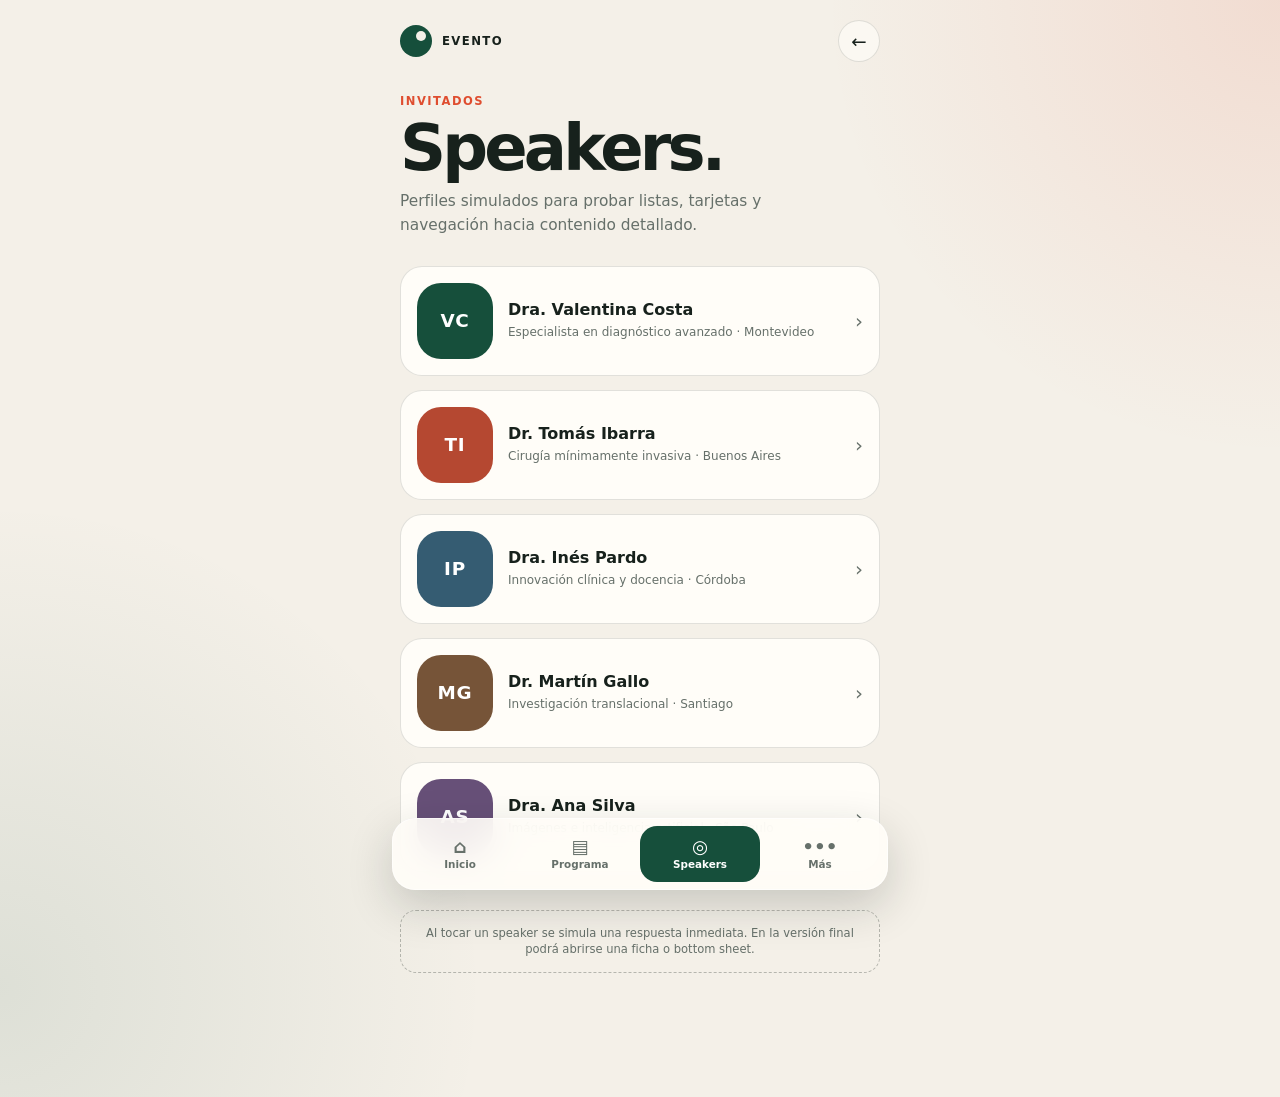
<file: speakers.html>
<!doctype html><html lang="es"><head><meta charset="utf-8"><meta name="viewport" content="width=device-width,initial-scale=1,viewport-fit=cover"><meta name="theme-color" content="#f4f0e8"><title>Speakers · Evento 2026</title><link rel="manifest" href="./manifest.json"><link rel="apple-touch-icon" href="./icons/apple-touch-icon.png"><link rel="stylesheet" href="./app.css?v=5"></head>
<body class="page-body" data-page="speakers"><main class="page-shell"><header class="page-topbar"><a class="page-brand" href="./index.html"><span class="page-brand__mark"></span>Evento</a><a class="page-back" href="./index.html" data-back aria-label="Volver">←</a></header><header class="page-header"><p class="page-kicker">Invitados</p><h1 class="page-title">Speakers.</h1><p class="page-lead">Perfiles simulados para probar listas, tarjetas y navegación hacia contenido detallado.</p></header><section class="page-content speaker-grid">
  <a class="speaker-card" href="#" data-prototype-action><span class="speaker-avatar" style="--avatar:#164f3b">VC</span><span><h2>Dra. Valentina Costa</h2><p>Especialista en diagnóstico avanzado · Montevideo</p></span><span class="chevron">›</span></a>
  <a class="speaker-card" href="#" data-prototype-action><span class="speaker-avatar" style="--avatar:#b54831">TI</span><span><h2>Dr. Tomás Ibarra</h2><p>Cirugía mínimamente invasiva · Buenos Aires</p></span><span class="chevron">›</span></a>
  <a class="speaker-card" href="#" data-prototype-action><span class="speaker-avatar" style="--avatar:#355c72">IP</span><span><h2>Dra. Inés Pardo</h2><p>Innovación clínica y docencia · Córdoba</p></span><span class="chevron">›</span></a>
  <a class="speaker-card" href="#" data-prototype-action><span class="speaker-avatar" style="--avatar:#765438">MG</span><span><h2>Dr. Martín Gallo</h2><p>Investigación translacional · Santiago</p></span><span class="chevron">›</span></a>
  <a class="speaker-card" href="#" data-prototype-action><span class="speaker-avatar" style="--avatar:#675078">AS</span><span><h2>Dra. Ana Silva</h2><p>Imágenes e inteligencia artificial · São Paulo</p></span><span class="chevron">›</span></a>
  <p class="prototype-note">Al tocar un speaker se simula una respuesta inmediata. En la versión final podrá abrirse una ficha o bottom sheet.</p>
</section></main><nav class="app-nav" aria-label="Navegación principal"><a class="app-nav__item" data-page="inicio" href="./index.html"><span class="app-nav__icon">⌂</span><span>Inicio</span></a><a class="app-nav__item" data-page="programa" href="./programa.html"><span class="app-nav__icon">▤</span><span>Programa</span></a><a class="app-nav__item" data-page="speakers" href="./speakers.html"><span class="app-nav__icon">◎</span><span>Speakers</span></a><a class="app-nav__item" data-page="mas" href="./mas.html"><span class="app-nav__icon">•••</span><span>Más</span></a></nav><script src="./app.js?v=5"></script></body></html>
</file>
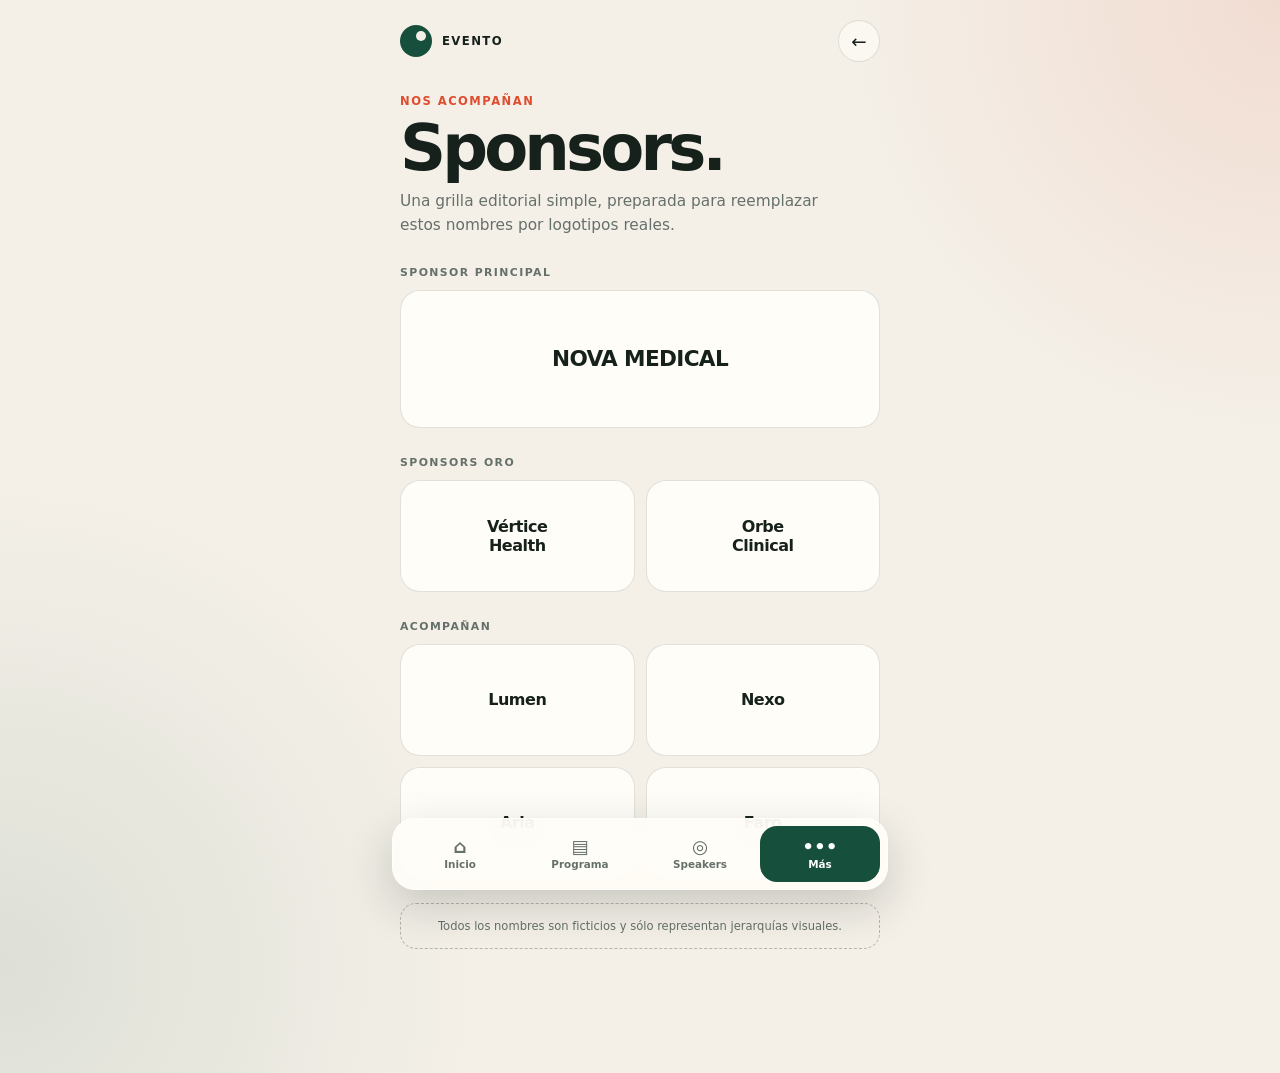
<file: sponsors.html>
<!doctype html><html lang="es"><head><meta charset="utf-8"><meta name="viewport" content="width=device-width,initial-scale=1,viewport-fit=cover"><meta name="theme-color" content="#f4f0e8"><title>Sponsors · Evento 2026</title><link rel="manifest" href="./manifest.json"><link rel="apple-touch-icon" href="./icons/apple-touch-icon.png"><link rel="stylesheet" href="./app.css?v=5"></head>
<body class="page-body" data-page="mas"><main class="page-shell"><header class="page-topbar"><a class="page-brand" href="./index.html"><span class="page-brand__mark"></span>Evento</a><a class="page-back" href="./mas.html" data-back aria-label="Volver">←</a></header><header class="page-header"><p class="page-kicker">Nos acompañan</p><h1 class="page-title">Sponsors.</h1><p class="page-lead">Una grilla editorial simple, preparada para reemplazar estos nombres por logotipos reales.</p></header><section class="page-content"><p class="sponsor-tier">Sponsor principal</p><div class="sponsor-grid"><div class="sponsor-logo sponsor-logo--wide">NOVA MEDICAL</div></div><p class="sponsor-tier">Sponsors oro</p><div class="sponsor-grid"><div class="sponsor-logo">Vértice<br>Health</div><div class="sponsor-logo">Orbe<br>Clinical</div></div><p class="sponsor-tier">Acompañan</p><div class="sponsor-grid"><div class="sponsor-logo">Lumen</div><div class="sponsor-logo">Nexo</div><div class="sponsor-logo">Aria</div><div class="sponsor-logo">Faro</div></div><p class="prototype-note">Todos los nombres son ficticios y sólo representan jerarquías visuales.</p></section></main><nav class="app-nav" aria-label="Navegación principal"><a class="app-nav__item" data-page="inicio" href="./index.html"><span class="app-nav__icon">⌂</span><span>Inicio</span></a><a class="app-nav__item" data-page="programa" href="./programa.html"><span class="app-nav__icon">▤</span><span>Programa</span></a><a class="app-nav__item" data-page="speakers" href="./speakers.html"><span class="app-nav__icon">◎</span><span>Speakers</span></a><a class="app-nav__item" data-page="mas" href="./mas.html"><span class="app-nav__icon">•••</span><span>Más</span></a></nav><script src="./app.js?v=5"></script></body></html>
</file>
<file: app.css>
@view-transition { navigation: auto; }

:root {
  --app-ink: #17211c;
  --app-muted: #66706a;
  --app-paper: #f4f0e8;
  --app-card: #fffdf8;
  --app-accent: #df4d2f;
  --app-green: #164f3b;
  --app-green-soft: #dcebe2;
  --app-line: rgba(23, 33, 28, .13);
  --app-safe-top: env(safe-area-inset-top, 0px);
  --app-safe-bottom: env(safe-area-inset-bottom, 0px);
}

html { background: var(--app-paper); }

html,
body,
body * {
  -webkit-user-select: none !important;
  user-select: none !important;
  -webkit-touch-callout: none !important;
}

:is(input, textarea, [contenteditable="true"], [data-selectable], a[href^="tel:"], a[href^="mailto:"]),
:is(input, textarea, [contenteditable="true"], [data-selectable], a[href^="tel:"], a[href^="mailto:"]) * {
  -webkit-user-select: text !important;
  user-select: text !important;
  -webkit-touch-callout: default !important;
}

a, button, [role="button"] {
  touch-action: manipulation;
  -webkit-tap-highlight-color: transparent;
}

a, img {
  -webkit-user-drag: none !important;
  user-drag: none !important;
}

body.has-app-nav .app-shell { padding-bottom: calc(112px + var(--app-safe-bottom)); }

.app-nav {
  position: fixed;
  z-index: 20;
  left: 50%;
  bottom: max(10px, var(--app-safe-bottom));
  display: grid;
  grid-template-columns: repeat(4, 1fr);
  width: min(calc(100% - 24px), 496px);
  padding: 7px;
  border: 1px solid rgba(255,255,255,.6);
  border-radius: 23px;
  background: rgba(255, 253, 248, .9);
  box-shadow: 0 16px 46px rgba(23,33,28,.2);
  backdrop-filter: blur(18px) saturate(1.4);
  transform: translateX(-50%);
  view-transition-name: app-navigation;
}

.app-nav[hidden] { display: none; }
.app-nav__item {
  position: relative;
  display: grid;
  min-height: 56px;
  place-items: center;
  align-content: center;
  gap: 2px;
  border-radius: 17px;
  color: var(--app-muted);
  font-size: .65rem;
  font-weight: 800;
  text-decoration: none;
  transition: color .18s ease, background .18s ease, transform .12s ease;
}
.app-nav__item:active { transform: scale(.93); }
.app-nav__item.is-active { color: #fff; background: var(--app-green); }
.app-nav__icon { font-size: 1.15rem; line-height: 1; }

.home-actions { display: grid; grid-template-columns: 1fr 1fr; gap: 12px; margin-top: 16px; }
.home-action {
  display: grid;
  min-height: 145px;
  padding: 18px;
  border: 1px solid var(--app-line);
  border-radius: 22px;
  color: var(--app-ink);
  background: rgba(255,253,248,.74);
  text-decoration: none;
  transition: transform .16s ease, box-shadow .16s ease;
}
.home-action:active { transform: scale(.975); }
.home-action--wide { grid-column: 1 / -1; min-height: 112px; grid-template-columns: auto 1fr auto; align-items: center; gap: 15px; background: var(--app-card); }
.home-action__number { align-self: start; color: var(--app-accent); font-size: .72rem; font-weight: 900; }
.home-action strong, .home-action small { display: block; }
.home-action strong { margin-bottom: 5px; font-size: .96rem; }
.home-action small { color: var(--app-muted); font-size: .72rem; line-height: 1.4; }
.home-action__arrow { font-size: 1.4rem; }

.page-body {
  min-height: 100vh;
  min-height: 100dvh;
  margin: 0;
  color: var(--app-ink);
  background:
    radial-gradient(circle at 100% 0, rgba(223,77,47,.12), transparent 27%),
    radial-gradient(circle at 0 90%, rgba(22,79,59,.1), transparent 30%),
    var(--app-paper);
  font-family: ui-rounded, "SF Pro Rounded", "Avenir Next", Avenir, system-ui, sans-serif;
  -webkit-font-smoothing: antialiased;
}
.page-body * { box-sizing: border-box; }
.page-shell { width: min(100%, 520px); min-height: 100dvh; margin: 0 auto; padding: calc(18px + var(--app-safe-top)) 20px calc(112px + var(--app-safe-bottom)); }
.page-topbar { display: flex; align-items: center; justify-content: space-between; min-height: 46px; margin-bottom: 30px; view-transition-name: page-topbar; }
.page-brand { display: inline-flex; align-items: center; gap: 10px; color: var(--app-ink); font-size: .73rem; font-weight: 900; letter-spacing: .12em; text-decoration: none; text-transform: uppercase; }
.page-brand__mark { position: relative; width: 32px; height: 32px; border-radius: 50%; background: var(--app-green); }
.page-brand__mark::after { content:""; position:absolute; top:6px; right:6px; width:10px; height:10px; border-radius:50%; background:var(--app-paper); }
.page-back { display:grid; width:42px; height:42px; place-items:center; border:1px solid var(--app-line); border-radius:50%; color:var(--app-ink); background:rgba(255,253,248,.62); text-decoration:none; font-size:1.15rem; transition:transform .14s ease; }
.page-back:active { transform: scale(.9); }
.page-header { margin-bottom: 28px; view-transition-name: page-header; }
.page-kicker { margin:0 0 10px; color:var(--app-accent); font-size:.72rem; font-weight:900; letter-spacing:.13em; text-transform:uppercase; }
.page-title { margin:0 0 12px; font-size:clamp(2.5rem,12vw,4rem); line-height:.94; letter-spacing:-.06em; text-wrap:balance; }
.page-lead { max-width:420px; margin:0; color:var(--app-muted); font-size:.96rem; line-height:1.55; }
.page-content { view-transition-name: page-content; }

.segmented { display:grid; grid-template-columns:1fr 1fr; gap:5px; margin-bottom:22px; padding:5px; border:1px solid var(--app-line); border-radius:16px; background:rgba(255,253,248,.62); }
.segmented button { min-height:43px; border:0; border-radius:12px; color:var(--app-muted); background:transparent; font:inherit; font-size:.78rem; font-weight:850; cursor:pointer; }
.segmented button.is-active { color:#fff; background:var(--app-green); box-shadow:0 6px 16px rgba(22,79,59,.18); }
.day-panel[hidden] { display:none; }
.timeline { position:relative; display:grid; gap:12px; }
.timeline::before { content:""; position:absolute; top:19px; bottom:19px; left:48px; width:1px; background:var(--app-line); }
.talk { position:relative; display:grid; grid-template-columns:58px 1fr; gap:14px; scroll-margin-top:20px; }
.talk__time { position:relative; z-index:1; padding-top:19px; color:var(--app-green); background:var(--app-paper); font-size:.78rem; font-weight:900; }
.talk__card { padding:18px; border:1px solid var(--app-line); border-radius:20px; background:var(--app-card); box-shadow:0 8px 22px rgba(23,33,28,.055); transition:transform .18s ease, border-color .18s ease, box-shadow .18s ease; }
.talk__card:active { transform:scale(.985); }
.talk__type { display:inline-block; margin-bottom:8px; color:var(--app-accent); font-size:.64rem; font-weight:900; letter-spacing:.1em; text-transform:uppercase; }
.talk__title { margin:0 0 6px; font-size:1.03rem; line-height:1.25; }
.talk__meta { margin:0; color:var(--app-muted); font-size:.76rem; }
.talk.is-highlighted .talk__card { border-color:var(--app-accent); box-shadow:0 0 0 4px rgba(223,77,47,.13), 0 12px 30px rgba(23,33,28,.1); animation:highlight-pulse 1.2s ease 2; }

.speaker-grid { display:grid; gap:14px; }
.speaker-card { display:grid; grid-template-columns:76px 1fr auto; gap:15px; align-items:center; padding:16px; border:1px solid var(--app-line); border-radius:22px; color:var(--app-ink); background:var(--app-card); text-decoration:none; transition:transform .15s ease; }
.speaker-card:active { transform:scale(.98); }
.speaker-avatar { display:grid; width:76px; height:76px; place-items:center; border-radius:24px; color:#fff; background:var(--avatar, var(--app-green)); font-size:1.15rem; font-weight:900; letter-spacing:.04em; }
.speaker-card h2 { margin:0 0 5px; font-size:1rem; }
.speaker-card p { margin:0; color:var(--app-muted); font-size:.75rem; line-height:1.4; }
.chevron { color:var(--app-muted); font-size:1.25rem; }

.more-grid { display:grid; grid-template-columns:1fr 1fr; gap:12px; }
.more-card { min-height:166px; padding:19px; border:1px solid var(--app-line); border-radius:24px; color:var(--app-ink); background:var(--app-card); text-decoration:none; transition:transform .15s ease; }
.more-card:active { transform:scale(.97); }
.more-card--wide { grid-column:1 / -1; min-height:126px; background:var(--app-green); color:#fff; }
.more-card__icon { display:grid; width:42px; height:42px; margin-bottom:27px; place-items:center; border-radius:14px; color:var(--app-green); background:var(--app-green-soft); font-size:1.1rem; }
.more-card--wide .more-card__icon { color:var(--app-green); background:#fff; }
.more-card h2 { margin:0 0 7px; font-size:1rem; }
.more-card p { margin:0; color:var(--app-muted); font-size:.73rem; line-height:1.4; }
.more-card--wide p { color:rgba(255,255,255,.7); }

.info-card { margin-bottom:14px; padding:22px; border:1px solid var(--app-line); border-radius:24px; background:var(--app-card); }
.info-card h2 { margin:0 0 8px; font-size:1.08rem; }
.info-card p { margin:0; color:var(--app-muted); font-size:.86rem; line-height:1.55; }
.map-placeholder { position:relative; min-height:230px; margin-bottom:14px; border-radius:28px; background:linear-gradient(135deg,#d8e6dd,#e9dfce); overflow:hidden; }
.map-placeholder::before,.map-placeholder::after { content:""; position:absolute; inset:-30%; border:18px solid rgba(255,255,255,.62); border-radius:45%; transform:rotate(24deg); }
.map-placeholder::after { inset:15% -25%; transform:rotate(-18deg); }
.map-pin { position:absolute; z-index:2; top:50%; left:50%; display:grid; width:56px; height:56px; place-items:center; border-radius:50% 50% 50% 8px; color:#fff; background:var(--app-accent); box-shadow:0 12px 30px rgba(223,77,47,.3); transform:translate(-50%,-65%) rotate(-45deg); }
.map-pin span { transform:rotate(45deg); }

.sponsor-tier { margin:28px 0 11px; color:var(--app-muted); font-size:.68rem; font-weight:900; letter-spacing:.13em; text-transform:uppercase; }
.sponsor-grid { display:grid; grid-template-columns:1fr 1fr; gap:11px; }
.sponsor-logo { display:grid; min-height:112px; place-items:center; padding:18px; border:1px solid var(--app-line); border-radius:20px; background:var(--app-card); font-weight:900; letter-spacing:-.03em; text-align:center; }
.sponsor-logo--wide { grid-column:1/-1; min-height:138px; font-size:1.35rem; }

.contact-actions { display:grid; gap:11px; }
.contact-action { display:grid; grid-template-columns:46px 1fr auto; gap:13px; align-items:center; padding:16px; border:1px solid var(--app-line); border-radius:20px; color:var(--app-ink); background:var(--app-card); text-decoration:none; }
.contact-action__icon { display:grid; width:46px; height:46px; place-items:center; border-radius:15px; color:var(--app-green); background:var(--app-green-soft); }
.contact-action strong,.contact-action small { display:block; }
.contact-action small { margin-top:4px; color:var(--app-muted); font-size:.73rem; }

.prototype-note { margin-top:24px; padding:14px 16px; border:1px dashed rgba(23,33,28,.28); border-radius:16px; color:var(--app-muted); font-size:.72rem; line-height:1.45; text-align:center; }
.app-toast { position:fixed; z-index:30; left:50%; bottom:calc(92px + var(--app-safe-bottom)); width:min(calc(100% - 40px),420px); padding:13px 16px; border-radius:14px; color:#fff; background:var(--app-ink); font-size:.8rem; font-weight:800; text-align:center; opacity:0; pointer-events:none; transform:translate(-50%,12px); transition:.2s ease; }
.app-toast.is-visible { opacity:1; transform:translate(-50%,0); }

::view-transition-group(app-navigation) { animation-duration:.01ms; }
::view-transition-old(page-content) { animation:page-out .18s ease both; }
::view-transition-new(page-content) { animation:page-in .28s cubic-bezier(.2,.7,.2,1) both; }
@keyframes page-out { to { opacity:0; transform:translateX(-12px); } }
@keyframes page-in { from { opacity:0; transform:translateX(16px); } }
@keyframes highlight-pulse { 50% { transform:scale(1.012); } }

@media (prefers-reduced-motion: reduce) {
  @view-transition { navigation:none; }
  *,*::before,*::after { scroll-behavior:auto!important; animation-duration:.01ms!important; transition-duration:.01ms!important; }
}
</file>
